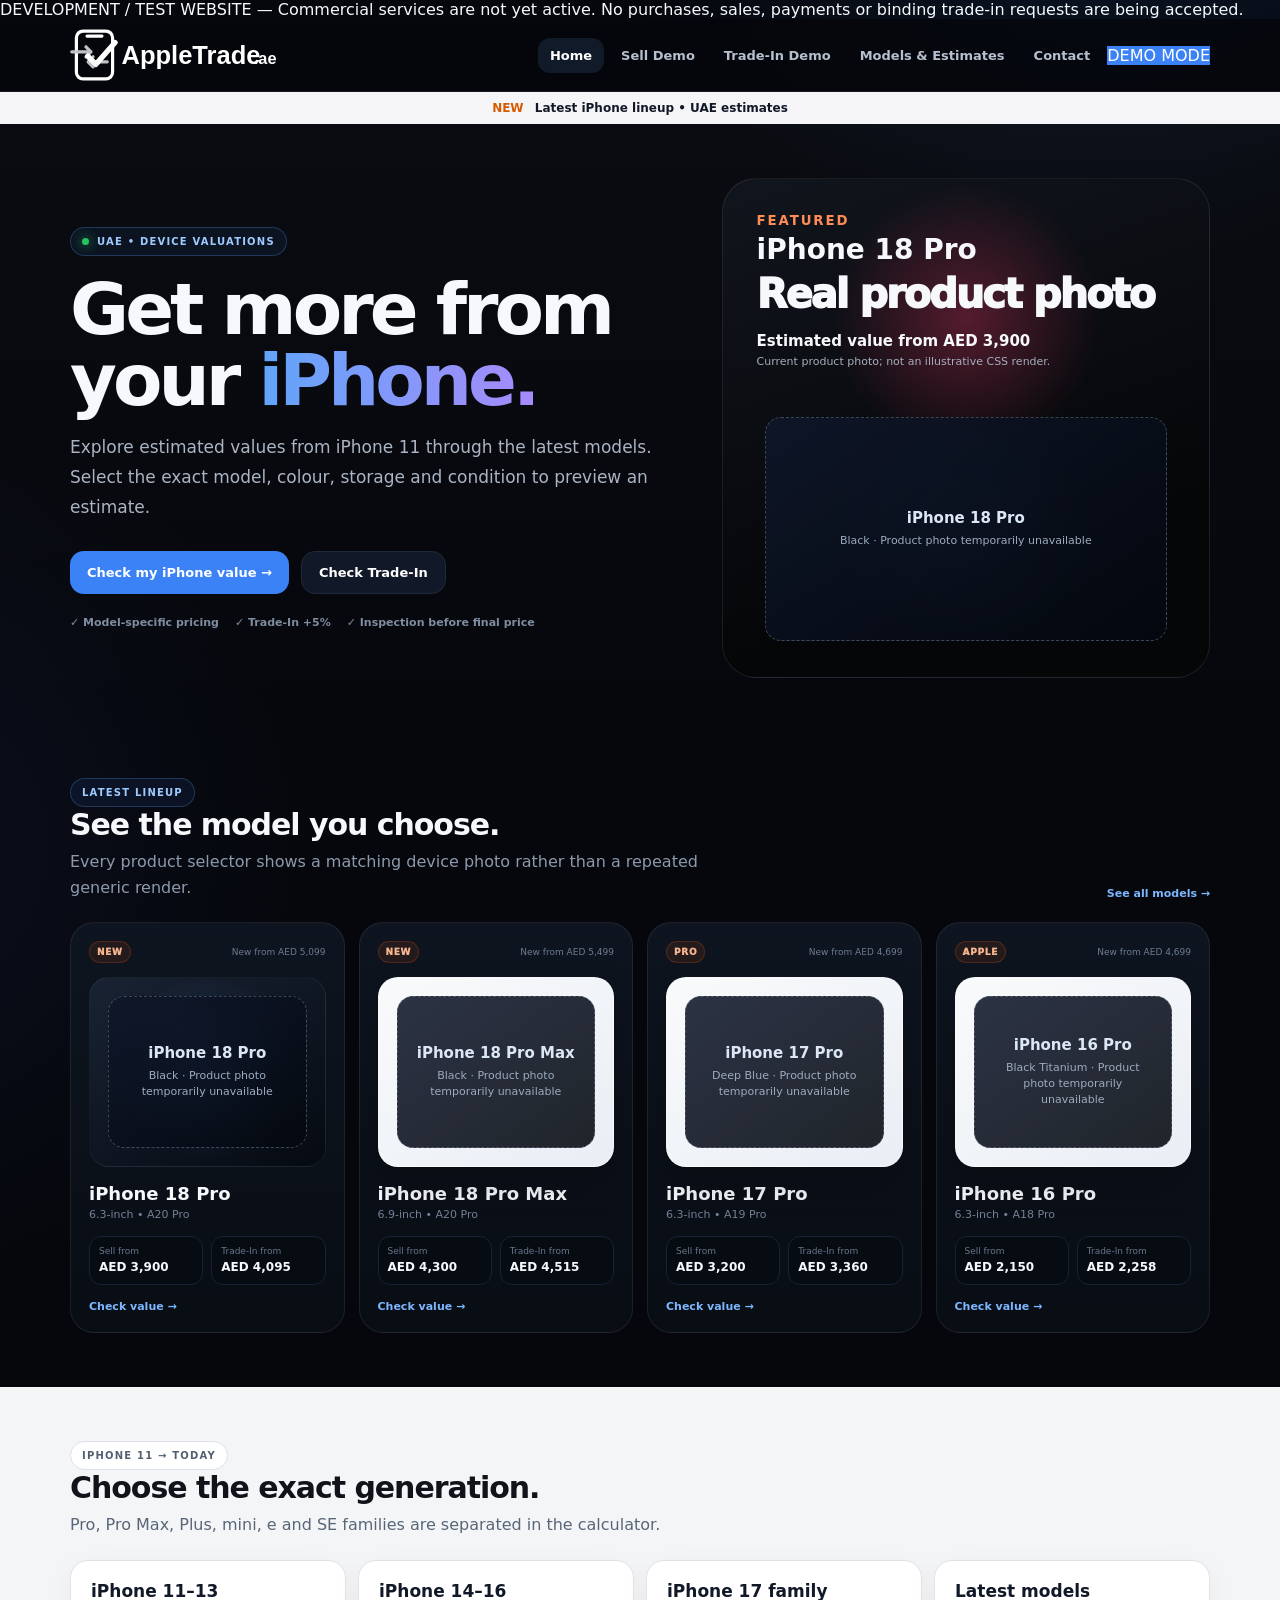
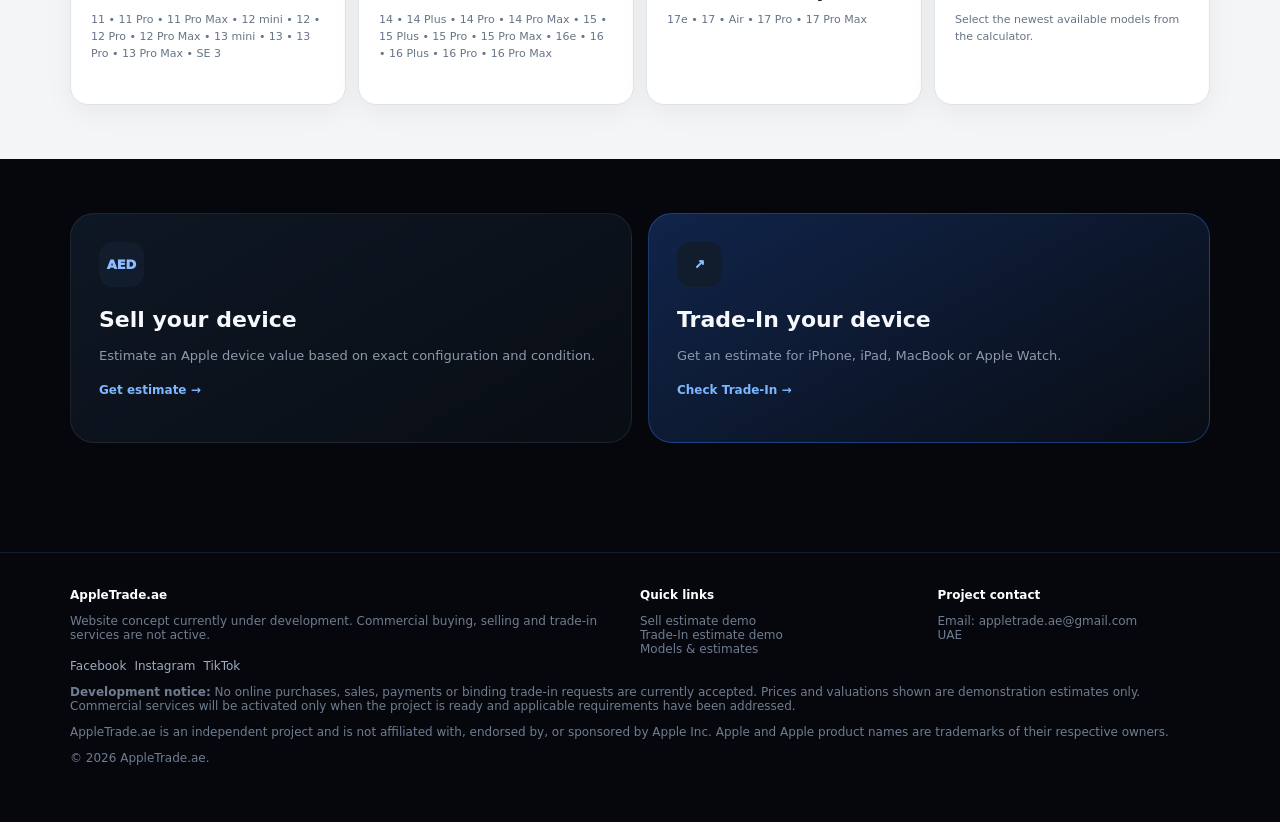
<file: index.html>
<!doctype html><html lang="en"><head><meta charset="utf-8"><meta name="viewport" content="width=device-width,initial-scale=1"><meta name="description" content="AppleTrade.ae UAE — Apple device valuations."><link rel="stylesheet" href="styles.css"><link rel="stylesheet" href="product-photos.css?v=20261006-3"><script src="data.js"></script><script src="common.js"></script><script src="product-images.js?v=20261006-3"></script></head><body><script>
function productPhoto(m,klass=''){return `<div class="home-product-photo ${klass}"><img data-id="${m.id}" src="" alt="${m.name} product photo" loading="eager"></div>`}
function latestCard(m,cta){const sell=m.base,trade=Math.round(m.base*1.05);return `<article class="latest-card"><div class="latest-top"><span class="new-badge">${m.badge||'APPLE'}</span><span class="retail">New from AED ${money(m.retail||0)}</span></div>${productPhoto(m,'card-photo')}<h3>${m.name}</h3><p>${m.display} • ${m.chip}</p><div class="price-row"><div><small>Sell from</small><b>AED ${money(sell)}</b></div><div><small>Trade-In from</small><b>AED ${money(trade)}</b></div></div><a class="card-link" href="sell.html?cat=iphone">${cta} →</a></article>`}
const heroM=CATALOG.iphone.models.find(x=>x.id==='18pro')||CATALOG.iphone.models[0];
shell('home','AppleTrade.ae — Apple Device Valuation',`<main><section class="top-banner"><div class="container"><span>NEW</span> Latest iPhone lineup • UAE estimates</div></section><section class="hero hero-modern"><div class="container hero-grid"><div class="hero-copy"><div class="eyebrow"><span class="dot"></span> UAE • DEVICE VALUATIONS</div><h1>Get more from your <em>iPhone.</em></h1><p class="lead">Explore estimated values from iPhone 11 through the latest models. Select the exact model, colour, storage and condition to preview an estimate.</p><div class="actions"><a class="btn btn-primary" href="sell.html?cat=iphone">Check my iPhone value →</a><a class="btn btn-secondary" href="trade.html?cat=iphone">Check Trade-In</a></div><div class="trust-row"><span>✓ Model-specific pricing</span><span>✓ Trade-In +5%</span><span>✓ Inspection before final price</span></div></div><div class="hero-product"><div class="hero-product-copy"><small>FEATURED</small><strong>${heroM.name}</strong><span>Real product photo</span><b>Estimated value from AED ${money(heroM.base)}</b><em>Current product photo; not an illustrative CSS render.</em></div>${productPhoto(heroM,'hero-photo')}</div></div></section><section class="section latest-section"><div class="container"><div class="section-head"><div><div class="eyebrow">LATEST LINEUP</div><h2>See the model you choose.</h2><p>Every product selector shows a matching device photo rather than a repeated generic render.</p></div><a class="text-link" href="devices.html">See all models →</a></div><div class="latest-grid">${latestCard(CATALOG.iphone.models[1],'Check value')}${latestCard(CATALOG.iphone.models[2],'Check value')}${latestCard(CATALOG.iphone.models[5],'Check value')}${latestCard(CATALOG.iphone.models[9],'Check value')}</div></div></section><section class="section light-section"><div class="container"><div class="section-head"><div><div class="eyebrow">IPHONE 11 → TODAY</div><h2>Choose the exact generation.</h2><p>Pro, Pro Max, Plus, mini, e and SE families are separated in the calculator.</p></div></div><div class="range-grid"><a href="sell.html?cat=iphone" class="range-card"><b>iPhone 11–13</b><span>11 • 11 Pro • 11 Pro Max • 12 mini • 12 • 12 Pro • 12 Pro Max • 13 mini • 13 • 13 Pro • 13 Pro Max • SE 3</span></a><a href="sell.html?cat=iphone" class="range-card"><b>iPhone 14–16</b><span>14 • 14 Plus • 14 Pro • 14 Pro Max • 15 • 15 Plus • 15 Pro • 15 Pro Max • 16e • 16 • 16 Plus • 16 Pro • 16 Pro Max</span></a><a href="sell.html?cat=iphone" class="range-card"><b>iPhone 17 family</b><span>17e • 17 • Air • 17 Pro • 17 Pro Max</span></a><a href="sell.html?cat=iphone" class="range-card"><b>Latest models</b><span>Select the newest available models from the calculator.</span></a></div></div></section><section class="section"><div class="container"><div class="grid2"><a class="service-card" href="sell.html"><div class="service-icon">AED</div><h3>Sell your device</h3><p>Estimate an Apple device value based on exact configuration and condition.</p><span>Get estimate →</span></a><a class="service-card featured" href="trade.html"><div class="service-icon">↗</div><h3>Trade-In your device</h3><p>Get an estimate for iPhone, iPad, MacBook or Apple Watch.</p><span>Check Trade-In →</span></a></div></div></section></main>`);
document.querySelectorAll('.home-product-photo img').forEach(img=>{const model=CATALOG.iphone.models.find(x=>x.id===img.dataset.id);setProductImage(img,model,'iphone',model?.colors?.[0]||'')});
</script></body></html>
</file>
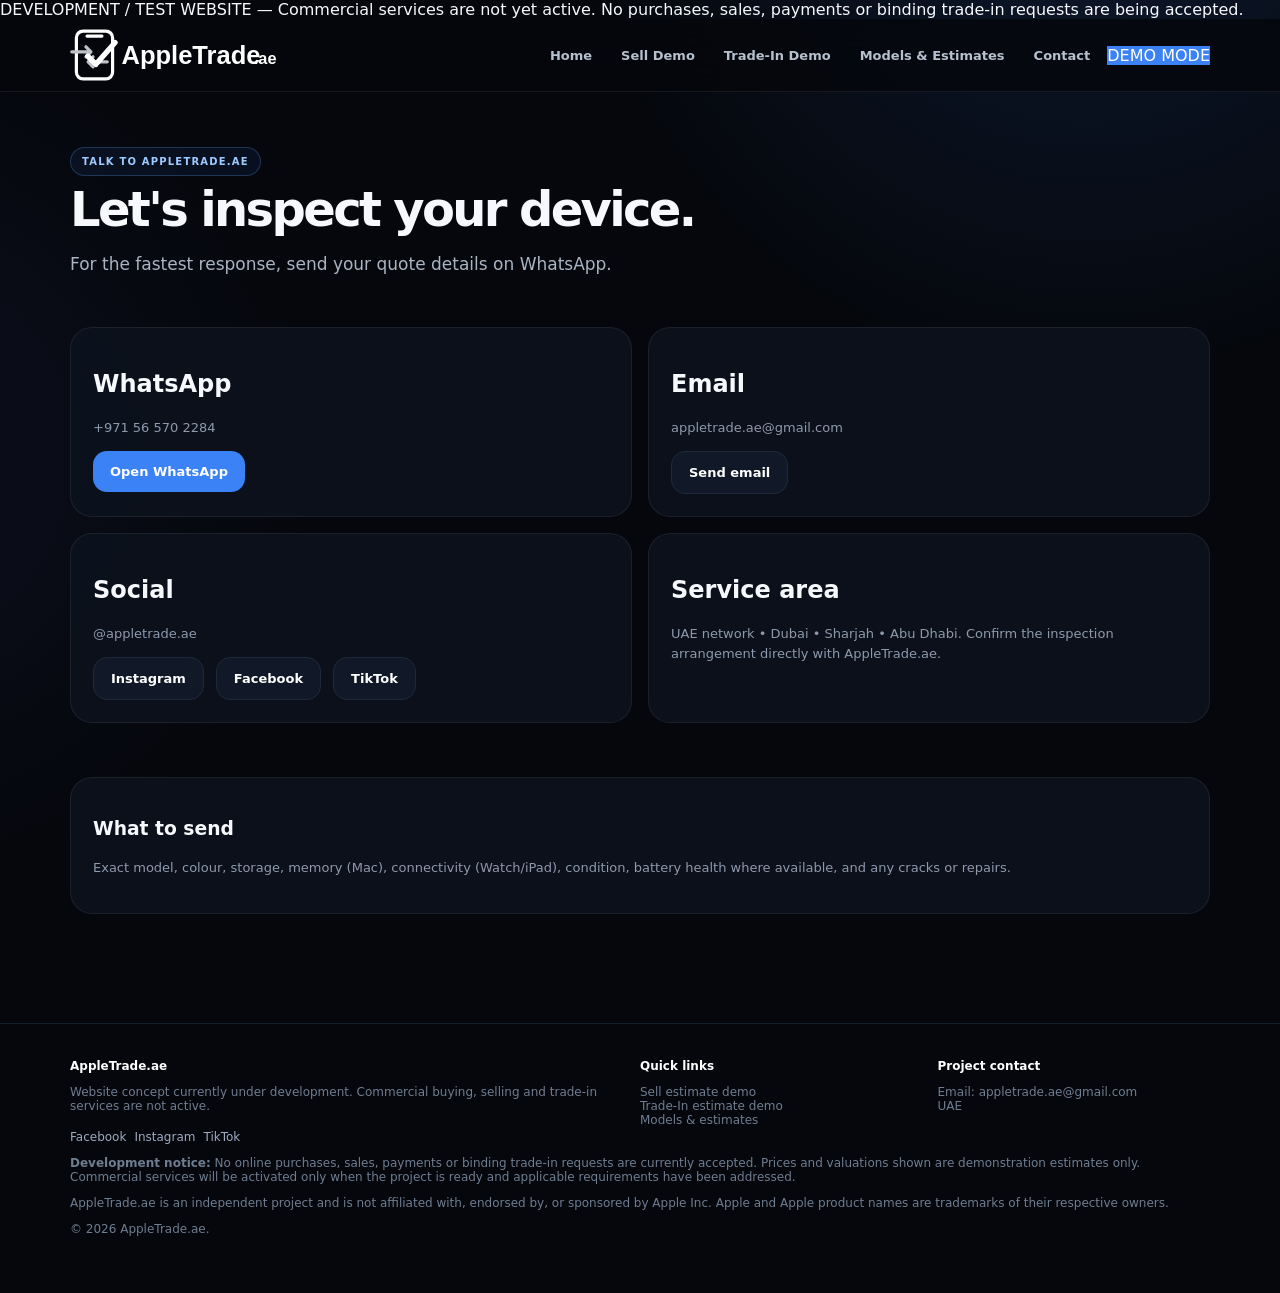
<file: contact.html>
<!doctype html><html lang="en"><head><meta charset="utf-8"><meta name="viewport" content="width=device-width,initial-scale=1"><link rel="stylesheet" href="styles.css"><script src="data.js"></script><script src="common.js"></script></head><body><script>
shell('contact','AppleTrade.ae — Contact',`<main class="container"><section class="page-title"><div class="eyebrow">Talk to AppleTrade.ae</div><h1>Let's inspect your device.</h1><p class="lead">For the fastest response, send your quote details on WhatsApp.</p></section><div class="grid2"><div class="card"><h2>WhatsApp</h2><p class="muted">+971 56 570 2284</p><a class="btn btn-primary" href="https://wa.me/${WA_NUMBER}" target="_blank">Open WhatsApp</a></div><div class="card"><h2>Email</h2><p class="muted">${EMAIL}</p><a class="btn btn-secondary" href="mailto:${EMAIL}">Send email</a></div><div class="card"><h2>Social</h2><p class="muted">@${SOCIAL_HANDLE}</p><div class="actions" style="margin-top:12px"><a class="btn btn-secondary" href="https://www.instagram.com/${SOCIAL_HANDLE}" target="_blank">Instagram</a><a class="btn btn-secondary" href="https://www.facebook.com/${SOCIAL_HANDLE}" target="_blank">Facebook</a><a class="btn btn-secondary" href="https://www.tiktok.com/@${SOCIAL_HANDLE}" target="_blank">TikTok</a></div></div><div class="card"><h2>Service area</h2><p class="muted">UAE network • Dubai • Sharjah • Abu Dhabi. Confirm the inspection arrangement directly with AppleTrade.ae.</p></div></div><section class="section"><div class="card"><h3>What to send</h3><p class="muted">Exact model, colour, storage, memory (Mac), connectivity (Watch/iPad), condition, battery health where available, and any cracks or repairs.</p></div></section></main>`);
</script></body></html>
</file>
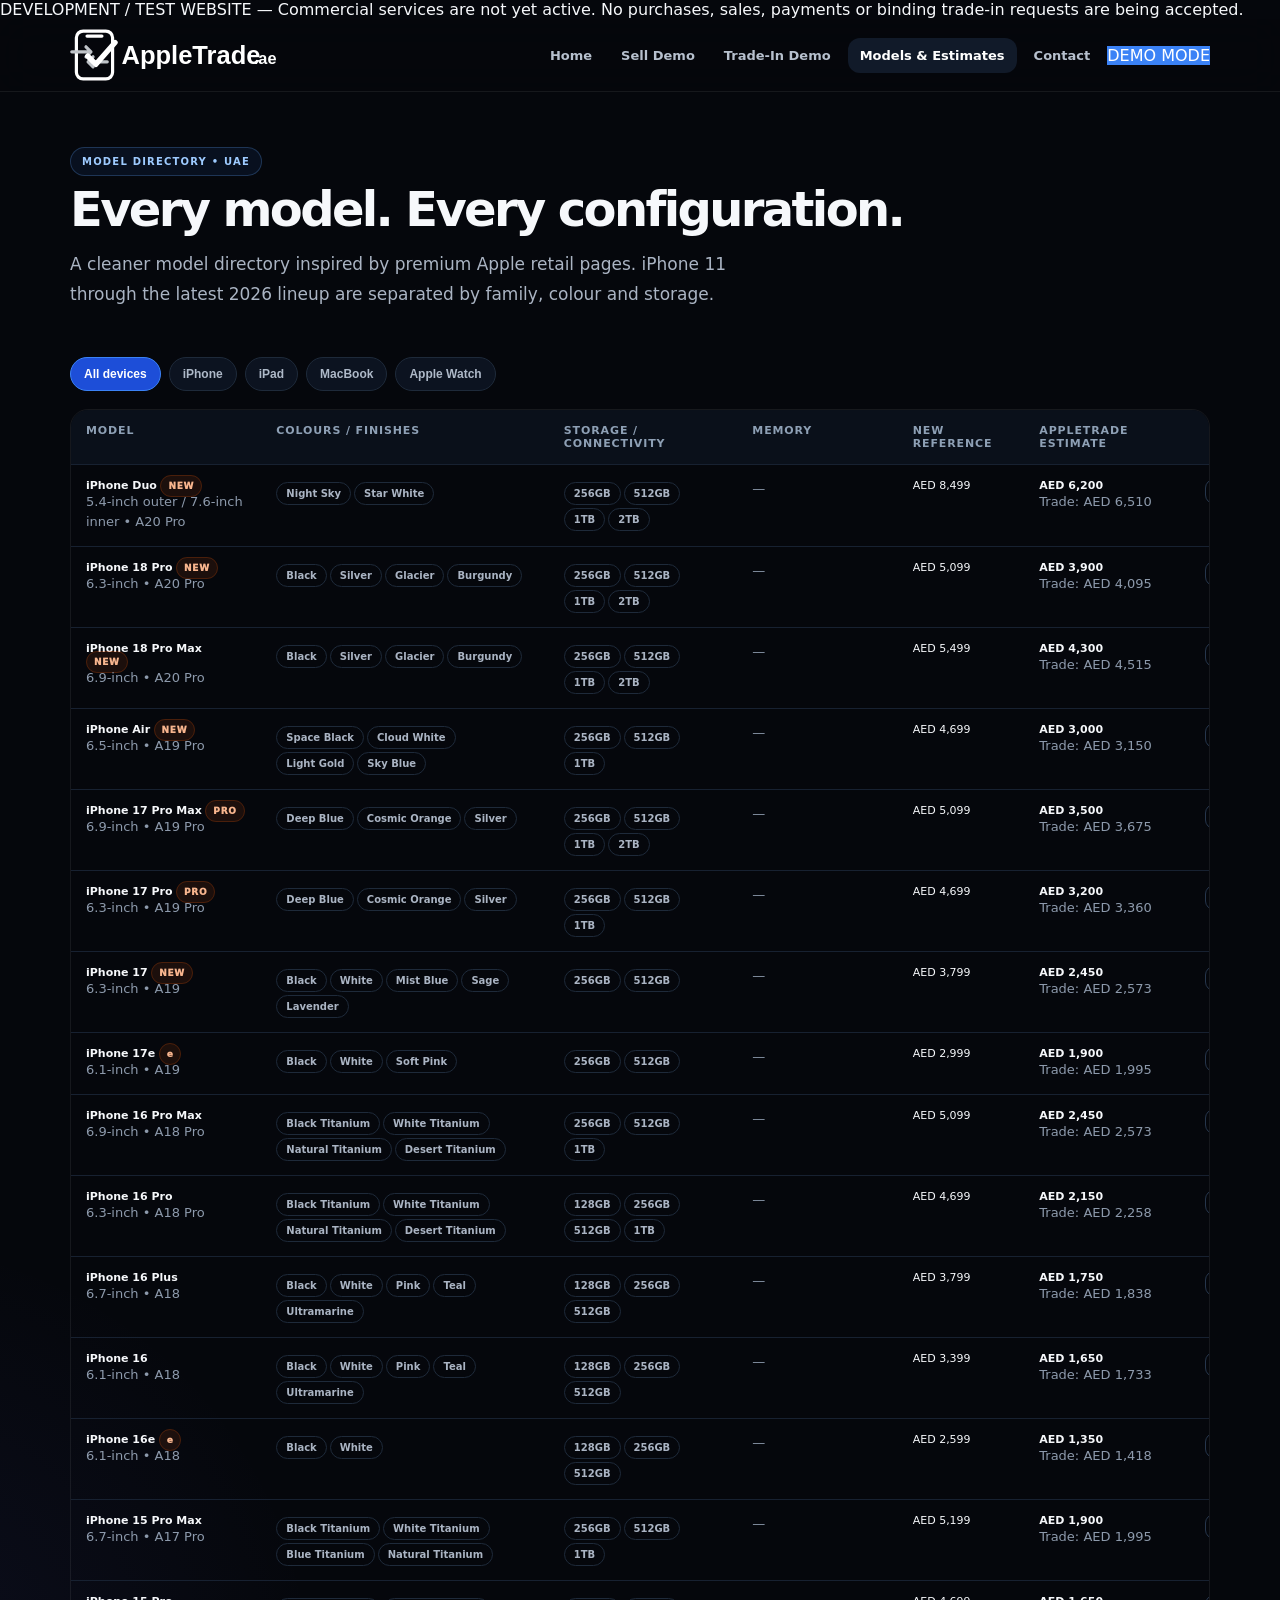
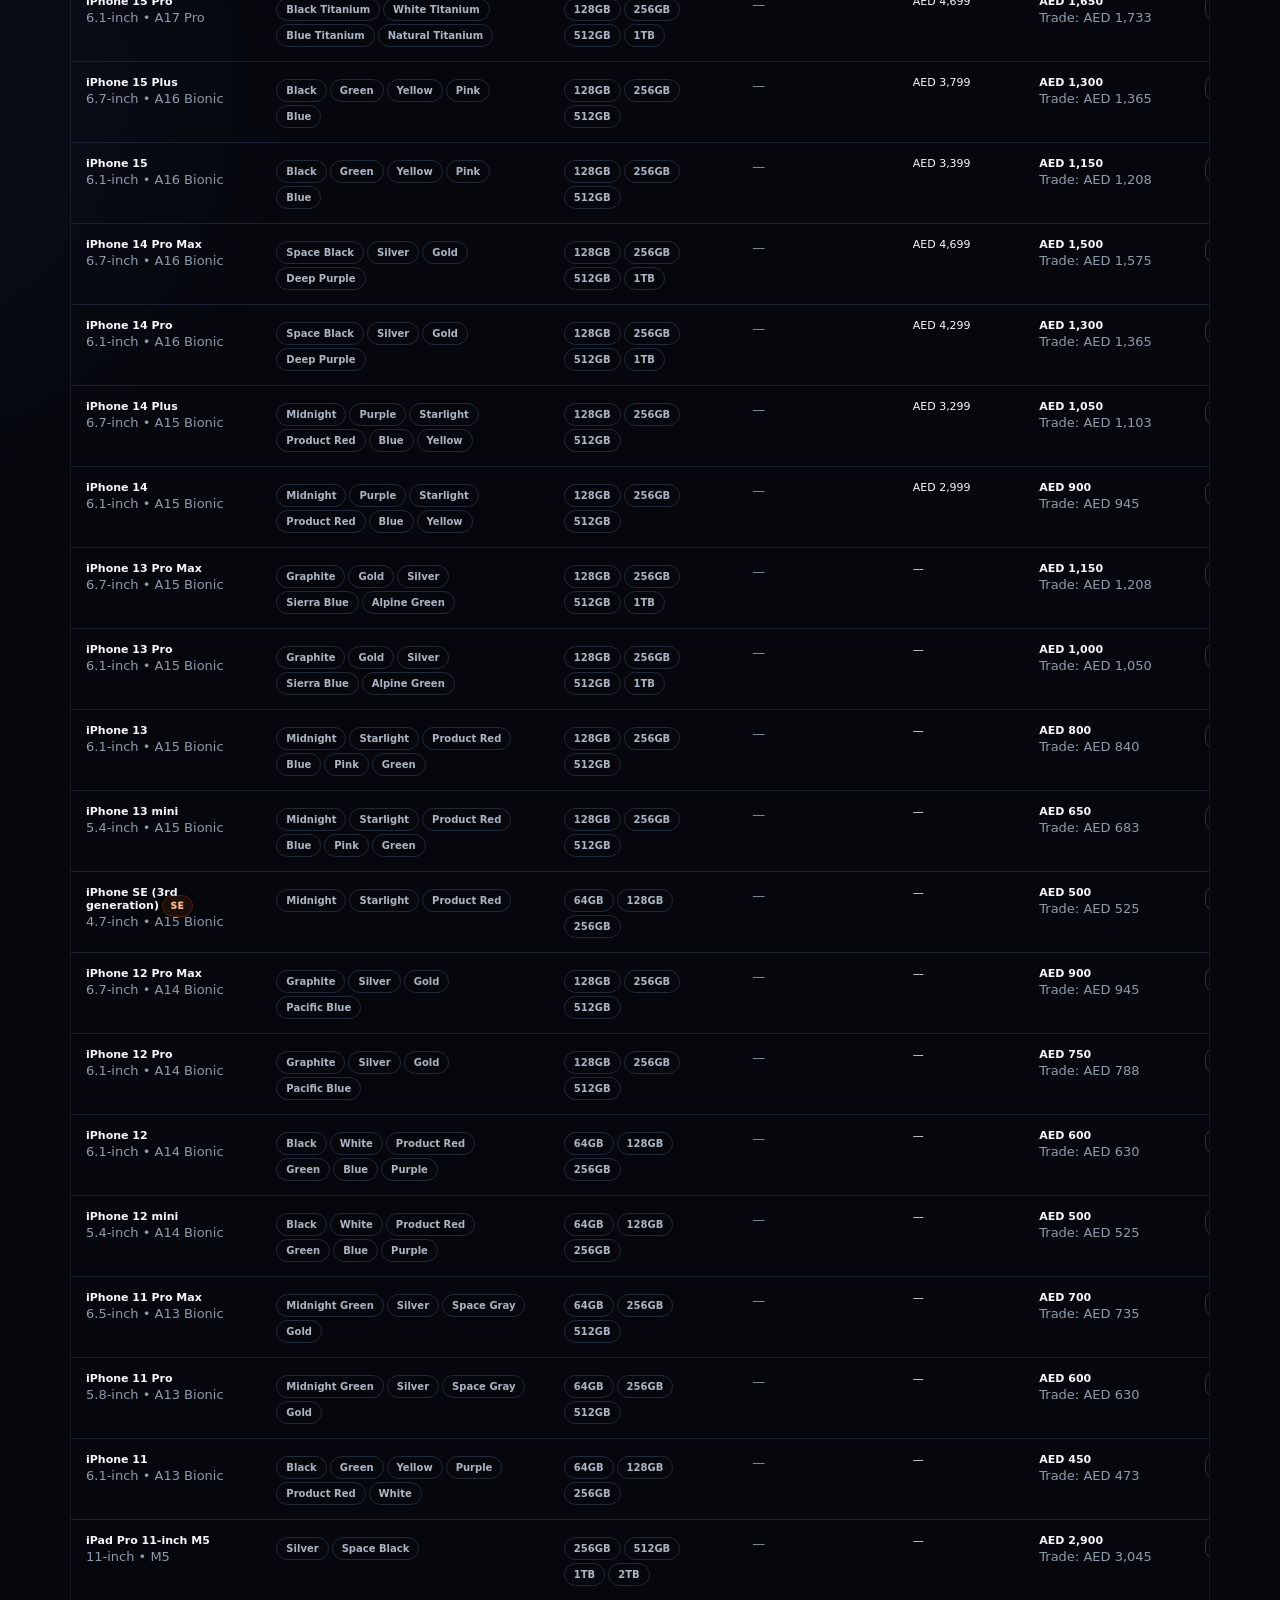
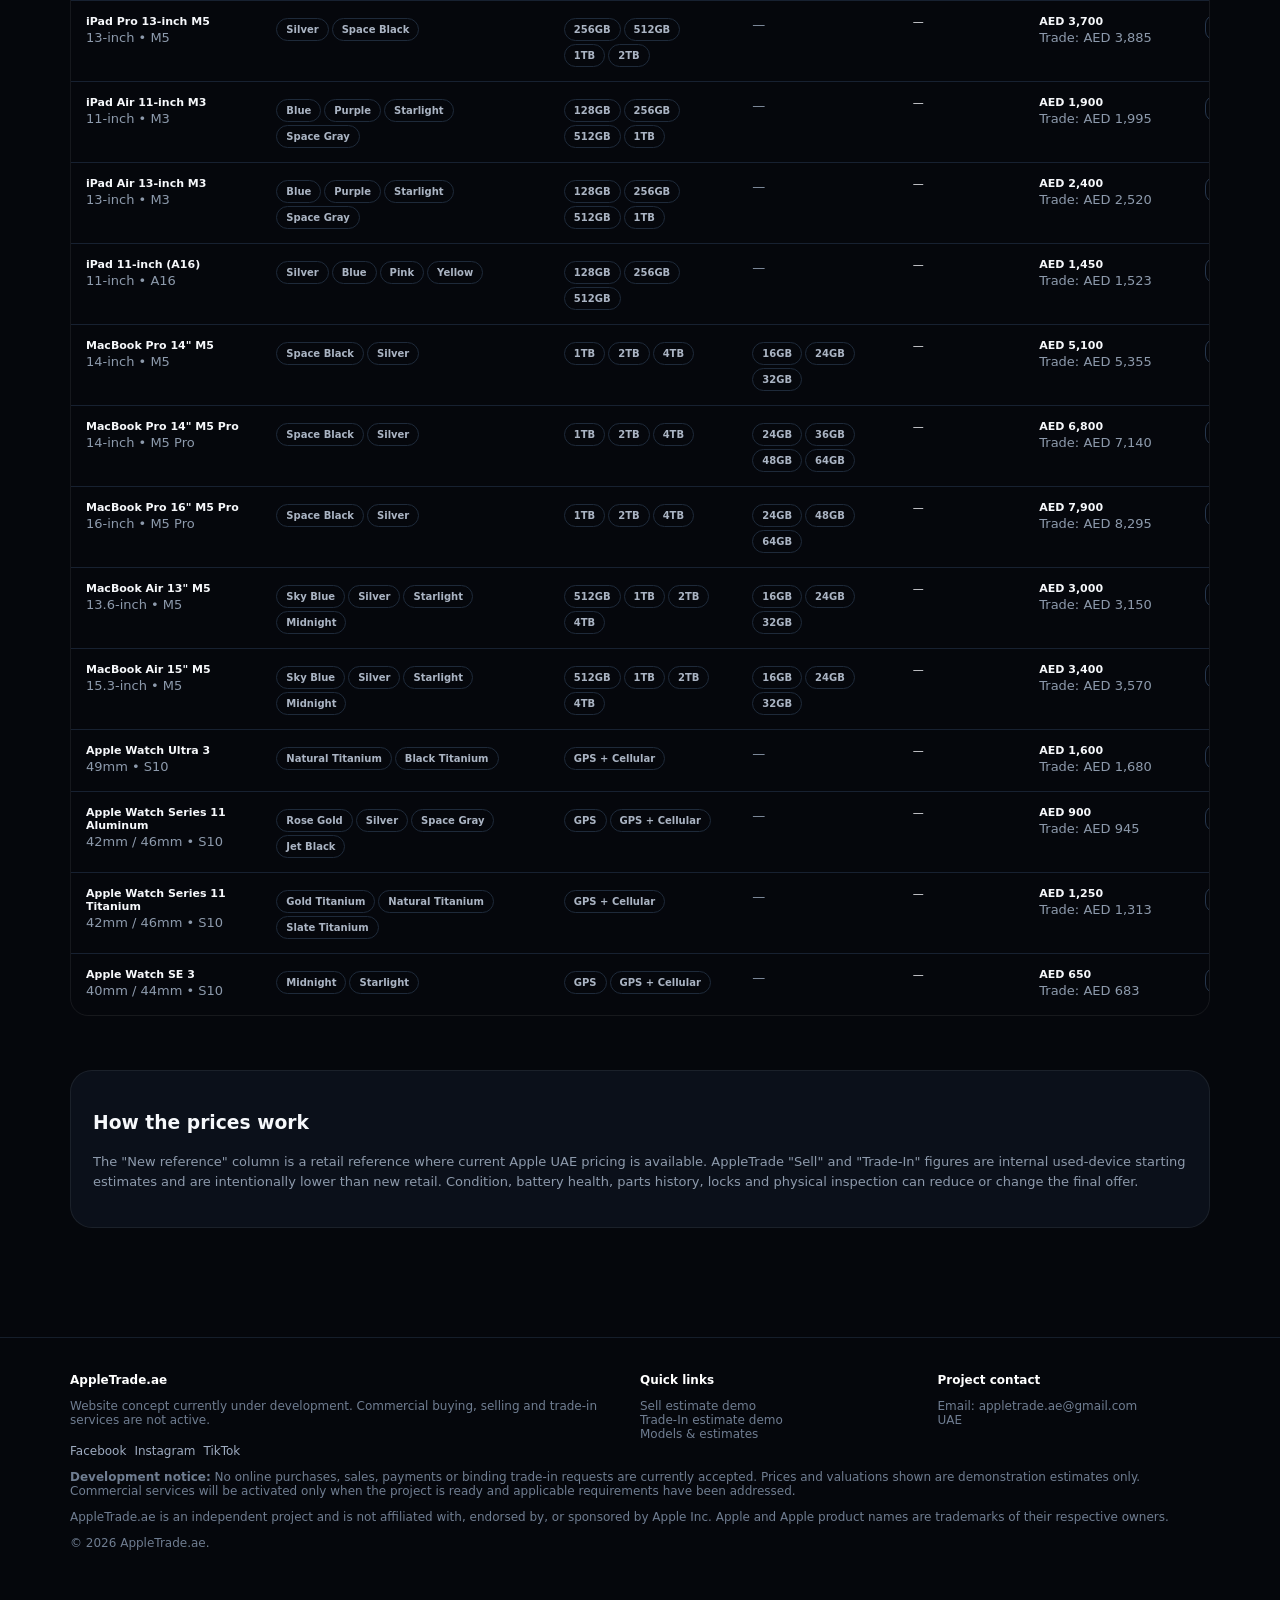
<file: devices.html>
<!doctype html><html lang="en"><head><meta charset="utf-8"><meta name="viewport" content="width=device-width,initial-scale=1"><link rel="stylesheet" href="styles.css"><script src="data.js"></script><script src="common.js"></script></head><body><script>
let current='all';
function retailLabel(m){return m.retail?`AED ${money(m.retail)}`:'—'}
function renderDevices(){const models=current==='all'?allModels():CATALOG[current].models.map(m=>({...m,category:current}));document.getElementById('deviceTable').innerHTML=models.map(m=>{const sell=m.base,trade=Math.round(m.base*1.05);return `<tr><td><strong>${m.name}</strong>${m.badge?` <span class="mini-badge">${m.badge}</span>`:''}<br><span class="muted">${m.display} • ${m.chip}</span></td><td>${m.colors.map(c=>`<span class="pill">${c}</span>`).join('')}</td><td>${m.storage.map(s=>`<span class="pill">${s}</span>`).join('')}</td><td>${m.memory?m.memory.map(x=>`<span class="pill">${x}</span>`).join(''):'<span class="muted">—</span>'}</td><td>${m.retail?`AED ${money(m.retail)}`:'—'}</td><td><strong>AED ${money(sell)}</strong><br><span class="muted">Trade: AED ${money(trade)}</span></td><td><a class="small-btn" href="sell.html?cat=${m.category}">Value</a></td></tr>`}).join('')}
function setFilter(cat,btn){current=cat;document.querySelectorAll('.filter').forEach(x=>x.classList.remove('active'));btn.classList.add('active');renderDevices()}
shell('devices','AppleTrade.ae — All Apple Models & Prices',`<main class="container"><section class="page-title"><div class="eyebrow">MODEL DIRECTORY • UAE</div><h1>Every model. Every configuration.</h1><p class="lead">A cleaner model directory inspired by premium Apple retail pages. iPhone 11 through the latest 2026 lineup are separated by family, colour and storage.</p></section><div class="filters"><button class="filter active" onclick="setFilter('all',this)">All devices</button><button class="filter" onclick="setFilter('iphone',this)">iPhone</button><button class="filter" onclick="setFilter('ipad',this)">iPad</button><button class="filter" onclick="setFilter('macbook',this)">MacBook</button><button class="filter" onclick="setFilter('watch',this)">Apple Watch</button></div><div class="table-wrap"><table class="table wide-table"><thead><tr><th>Model</th><th>Colours / finishes</th><th>Storage / connectivity</th><th>Memory</th><th>New reference</th><th>AppleTrade estimate</th><th></th></tr></thead><tbody id="deviceTable"></tbody></table></div><section class="section"><div class="card"><h3>How the prices work</h3><p class="muted">The "New reference" column is a retail reference where current Apple UAE pricing is available. AppleTrade "Sell" and "Trade-In" figures are internal used-device starting estimates and are intentionally lower than new retail. Condition, battery health, parts history, locks and physical inspection can reduce or change the final offer.</p></div></section></main>`);renderDevices();
</script></body></html>
</file>
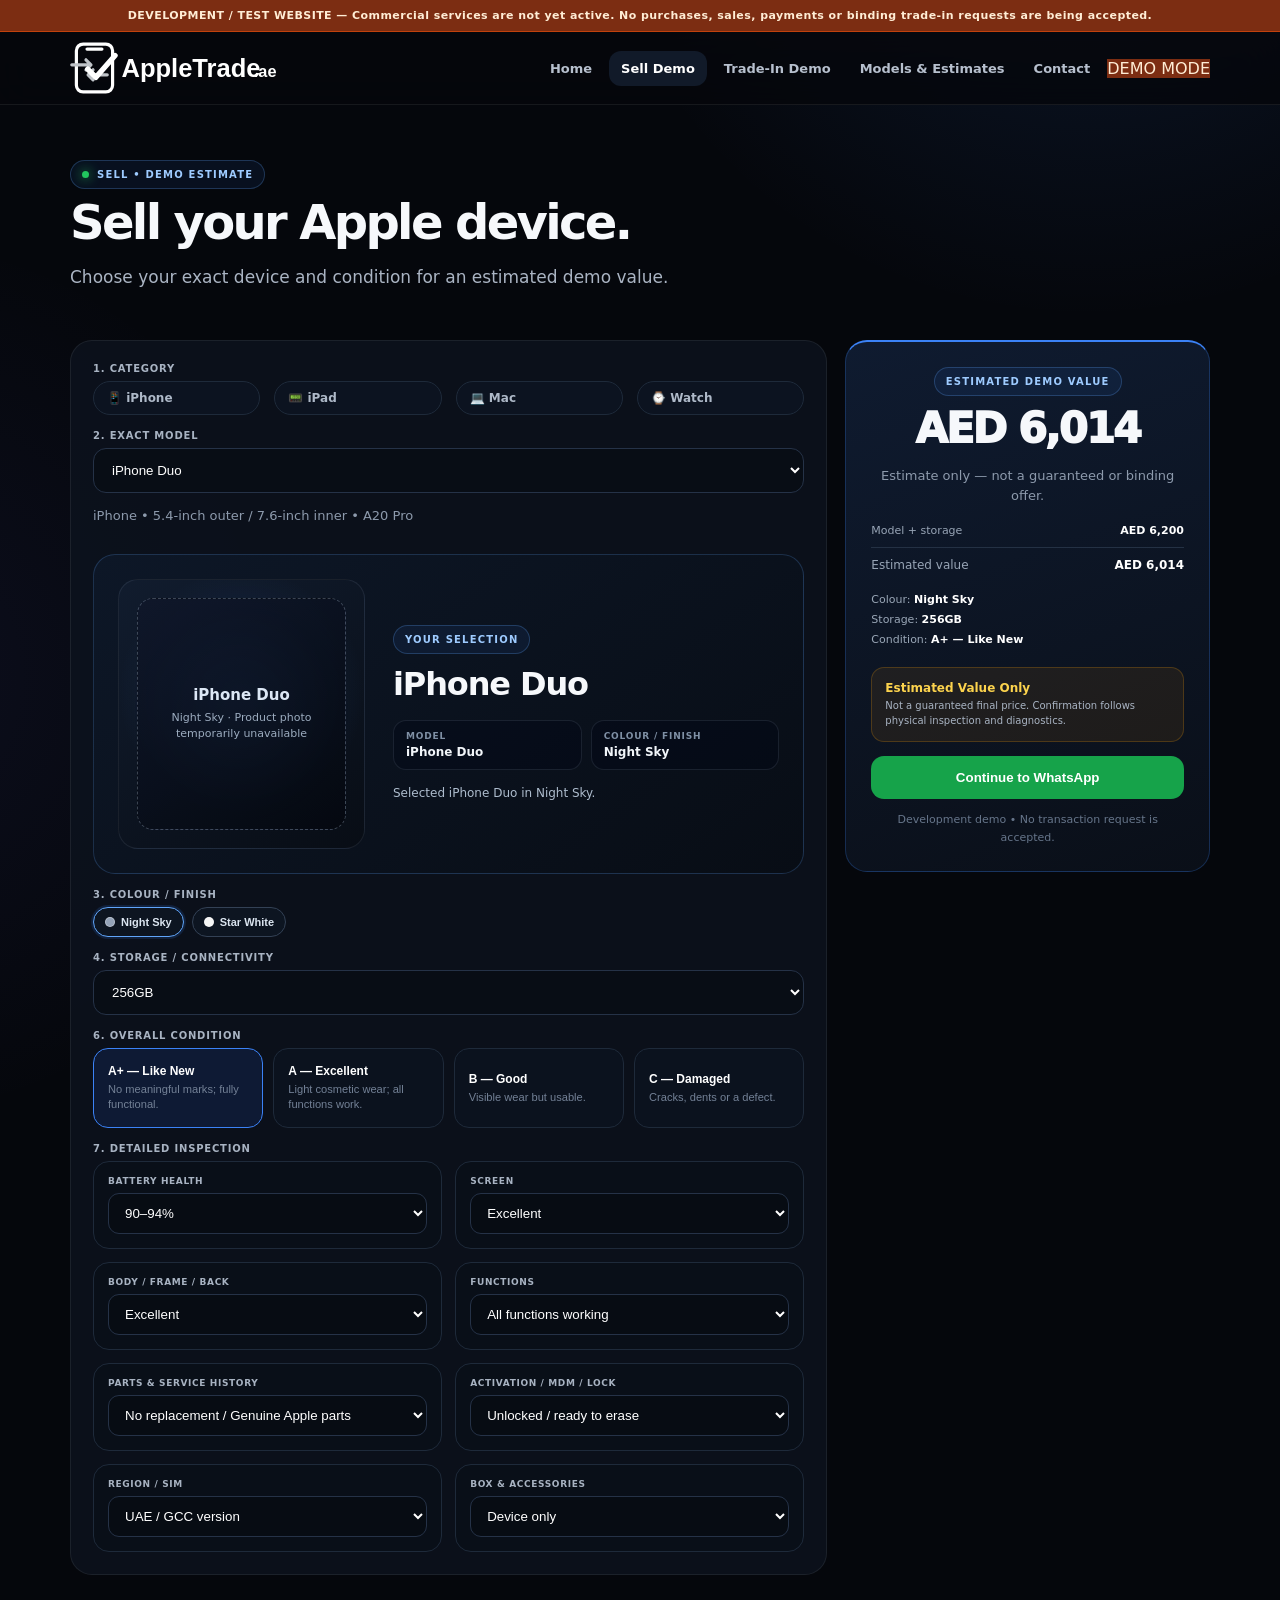
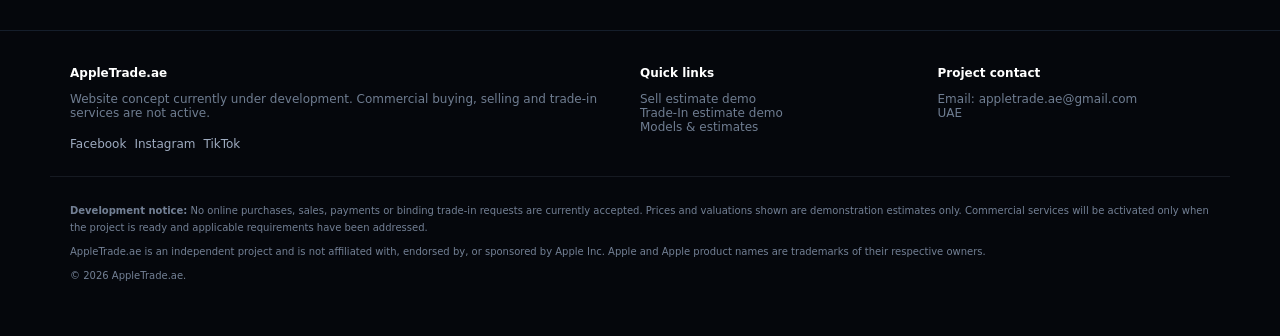
<file: sell.html>
<!doctype html><html lang="en"><head><meta charset="utf-8"><meta name="viewport" content="width=device-width,initial-scale=1"><link rel="stylesheet" href="styles.css"><script src="data.js"></script><script src="common.js"></script><script src="product-images.js?v=20261006-3"></script></head><body><script>
const mode='sell'; let cat='iphone', pickedColor='', pickedCondition='a+', quoteRejected=false;
const INSPECTION={battery:[{id:'b95',name:'95–100%',factor:1},{id:'b90',name:'90–94%',factor:.97},{id:'b85',name:'85–89%',factor:.93},{id:'b80',name:'80–84%',factor:.88},{id:'b79',name:'Below 80%',factor:.78}],screen:[{id:'s0',name:'Excellent',factor:1},{id:'s1',name:'Light scratches',factor:.97},{id:'s2',name:'Heavy scratches',factor:.88},{id:'s3',name:'Cracked / damaged',factor:.70}],body:[{id:'body0',name:'Excellent',factor:1},{id:'body1',name:'Light wear',factor:.97},{id:'body2',name:'Dents / heavy wear',factor:.88},{id:'body3',name:'Major damage',factor:.72}],functions:[{id:'f0',name:'All functions working',factor:1},{id:'f1',name:'Minor issue',factor:.90},{id:'f2',name:'Major function fault',factor:.70}],parts:[{id:'p0',name:'No replacement / Genuine Apple parts',factor:1},{id:'p1',name:'Genuine replacement part',factor:.95},{id:'p2',name:'Unknown / non-genuine part',factor:.84},{id:'p3',name:'Parts warning / unfinished repair',factor:.70}],lock:[{id:'l0',name:'Unlocked / ready to erase',factor:1},{id:'l1',name:'Carrier locked',factor:.96},{id:'l2',name:'Activation Lock / MDM / owner lock',factor:0}],region:[{id:'r0',name:'UAE / GCC version',factor:1},{id:'r1',name:'International version',factor:.98},{id:'r2',name:'US / eSIM-only or region-specific',factor:.96}],accessories:[{id:'a0',name:'Device only',bonus:0},{id:'a1',name:'Box + cable',bonus:25},{id:'a2',name:'Box + original cable + charger',bonus:50}]};
function optionList(id,a,s){document.getElementById(id).innerHTML=a.map(x=>`<option value="${x.id}" ${x.id===s?'selected':''}>${x.name}</option>`).join('')}function selectedModel(){return CATALOG[cat].models[Number(document.getElementById('model').value)]}function colorHex(c){let x=c.toLowerCase();if(x.includes('black'))return'#111827';if(x.includes('white'))return'#f5f5f5';if(x.includes('silver'))return'#d1d5db';if(x.includes('blue')||x.includes('glacier'))return'#8fb8df';if(x.includes('pink')||x.includes('rose'))return'#e9a9b9';if(x.includes('gold'))return'#d7b46a';if(x.includes('purple')||x.includes('lavender'))return'#a78bfa';if(x.includes('green')||x.includes('sage'))return'#94a884';if(x.includes('orange'))return'#f97316';if(x.includes('burgundy'))return'#7f1d3a';return'#94a3b8'}
function buildForm(){document.getElementById('model').innerHTML=CATALOG[cat].models.map((m,i)=>`<option value="${i}">${m.name}</option>`).join('');optionList('battery',INSPECTION.battery,'b90');optionList('screen',INSPECTION.screen,'s0');optionList('body',INSPECTION.body,'body0');optionList('functions',INSPECTION.functions,'f0');optionList('parts',INSPECTION.parts,'p0');optionList('lock',INSPECTION.lock,'l0');optionList('region',INSPECTION.region,'r0');optionList('accessories',INSPECTION.accessories,'a0');updateModel()}
function updateModel(){let m=selectedModel();document.getElementById('display').textContent=m.display;document.getElementById('chip').textContent=m.chip;document.getElementById('colors').innerHTML=m.colors.map((c,i)=>`<button class="color ${i?'':'active'}" onclick="pickColor('${c}',this)"><span class="color-dot" style="background:${colorHex(c)}"></span>${c}</button>`).join('');document.getElementById('storage').innerHTML=m.storage.map((s,i)=>`<option value="${i}">${s}</option>`).join('');let w=document.getElementById('memoryWrap');if(m.memory){w.style.display='block';document.getElementById('memory').innerHTML=m.memory.map(s=>`<option>${s}</option>`).join('')}else w.style.display='none';pickedColor=m.colors[0];document.getElementById('chosenColor').textContent=pickedColor;calculate();if(window.refreshProductPreview)setTimeout(window.refreshProductPreview,0)}
function pickColor(c,b){pickedColor=c;document.querySelectorAll('.color').forEach(x=>x.classList.remove('active'));b.classList.add('active');document.getElementById('chosenColor').textContent=c;calculate();if(window.refreshProductPreview)setTimeout(window.refreshProductPreview,0)}function pickCondition(id,b){pickedCondition=id;document.querySelectorAll('.condition').forEach(x=>x.classList.remove('active'));b.classList.add('active');calculate()}function val(id,a){return a.find(x=>x.id===document.getElementById(id).value)||a[0]}
function calculate(){let m=selectedModel(),idx=Number(document.getElementById('storage').value)||0,cond=CONDITIONS.find(x=>x.id===pickedCondition)||CONDITIONS[0],base=m.base+(idx===0?0:idx===1?140:idx===2?320:520),battery=val('battery',INSPECTION.battery),screen=val('screen',INSPECTION.screen),body=val('body',INSPECTION.body),fn=val('functions',INSPECTION.functions),parts=val('parts',INSPECTION.parts),lock=val('lock',INSPECTION.lock),region=val('region',INSPECTION.region),acc=val('accessories',INSPECTION.accessories);quoteRejected=lock.factor===0;let price=Math.max(0,Math.round(base*cond.factor*battery.factor*screen.factor*body.factor*fn.factor*parts.factor*lock.factor*region.factor+acc.bonus));document.getElementById('price').textContent=quoteRejected?'—':money(price);document.getElementById('chosenStorage').textContent=m.storage[idx];document.getElementById('chosenCondition').textContent=cond.name;document.getElementById('breakdown').innerHTML=quoteRejected?'<div class="reject">❌ Activation Lock / MDM / owner lock must be removed first.</div>':`<div class="breakdown-row"><span>Model + storage</span><b>AED ${money(base)}</b></div><div class="breakdown-row total"><span>Estimated value</span><b>AED ${money(price)}</b></div>`}
function initCalc(){let p=new URLSearchParams(location.search);cat=CATALOG[p.get('cat')]?p.get('cat'):'iphone';document.getElementById('catName').textContent=CATALOG[cat].label;buildForm();['battery','screen','body','functions','parts','lock','region','accessories'].forEach(id=>document.getElementById(id).addEventListener('change',calculate))}
shell('sell','AppleTrade.ae — Sell Your Device',`<main class="container"><section class="page-title"><div class="eyebrow"><span class="dot"></span> SELL • DEMO ESTIMATE</div><h1>Sell your Apple device.</h1><p class="lead">Choose your exact device and condition for an estimated demo value.</p></section><div class="calc"><div class="card"><div class="form"><div class="field"><label>1. Category</label><div class="grid4"><a class="filter" href="sell.html?cat=iphone">📱 iPhone</a><a class="filter" href="sell.html?cat=ipad">📟 iPad</a><a class="filter" href="sell.html?cat=macbook">💻 Mac</a><a class="filter" href="sell.html?cat=watch">⌚ Watch</a></div></div><div class="field"><label>2. Exact model</label><select id="model" class="select" onchange="updateModel()"></select><p class="muted"><span id="catName"></span> • <span id="display"></span> • <span id="chip"></span></p></div><div class="field"><label>3. Colour / finish</label><div id="colors" class="color-row"></div></div><div class="field"><label>4. Storage / connectivity</label><select id="storage" class="select" onchange="calculate()"></select></div><div class="field" id="memoryWrap" style="display:none"><label>5. Unified memory</label><select id="memory" class="select" onchange="calculate()"></select></div><div class="field"><label>6. Overall condition</label><div class="condition-grid">${CONDITIONS.map((c,i)=>`<button class="condition ${i?'':'active'}" onclick="pickCondition('${c.id}',this)"><b>${c.name}</b><small>${c.desc}</small></button>`).join('')}</div></div><div class="field"><label>7. Detailed inspection</label><div class="inspection-grid">${[['battery','Battery health'],['screen','Screen'],['body','Body / frame / back'],['functions','Functions'],['parts','Parts & service history'],['lock','Activation / MDM / lock'],['region','Region / SIM'],['accessories','Box & accessories']].map(x=>`<div class="check-group"><label>${x[1]}</label><select id="${x[0]}"></select></div>`).join('')}</div></div></div></div><aside class="quote"><div class="eyebrow">Estimated demo value</div><div class="amount">AED <span id="price">0</span></div><p class="muted">Estimate only — not a guaranteed or binding offer.</p><div class="breakdown" id="breakdown"></div><div style="text-align:left;margin:18px 0;font-size:11px;color:#9aa7b7;line-height:1.8">Colour: <b id="chosenColor" style="color:#fff"></b><br>Storage: <b id="chosenStorage" style="color:#fff"></b><br>Condition: <b id="chosenCondition" style="color:#fff"></b></div><button class="whatsapp" onclick="sendQuote()">Review Estimate Notice • Demo Only</button><div class="notice">Development demo • No transaction request is accepted.</div></aside></div></main>`);initCalc();
</script><script src="enhancements.js?v=20261006-3"></script></body></html>
</file>
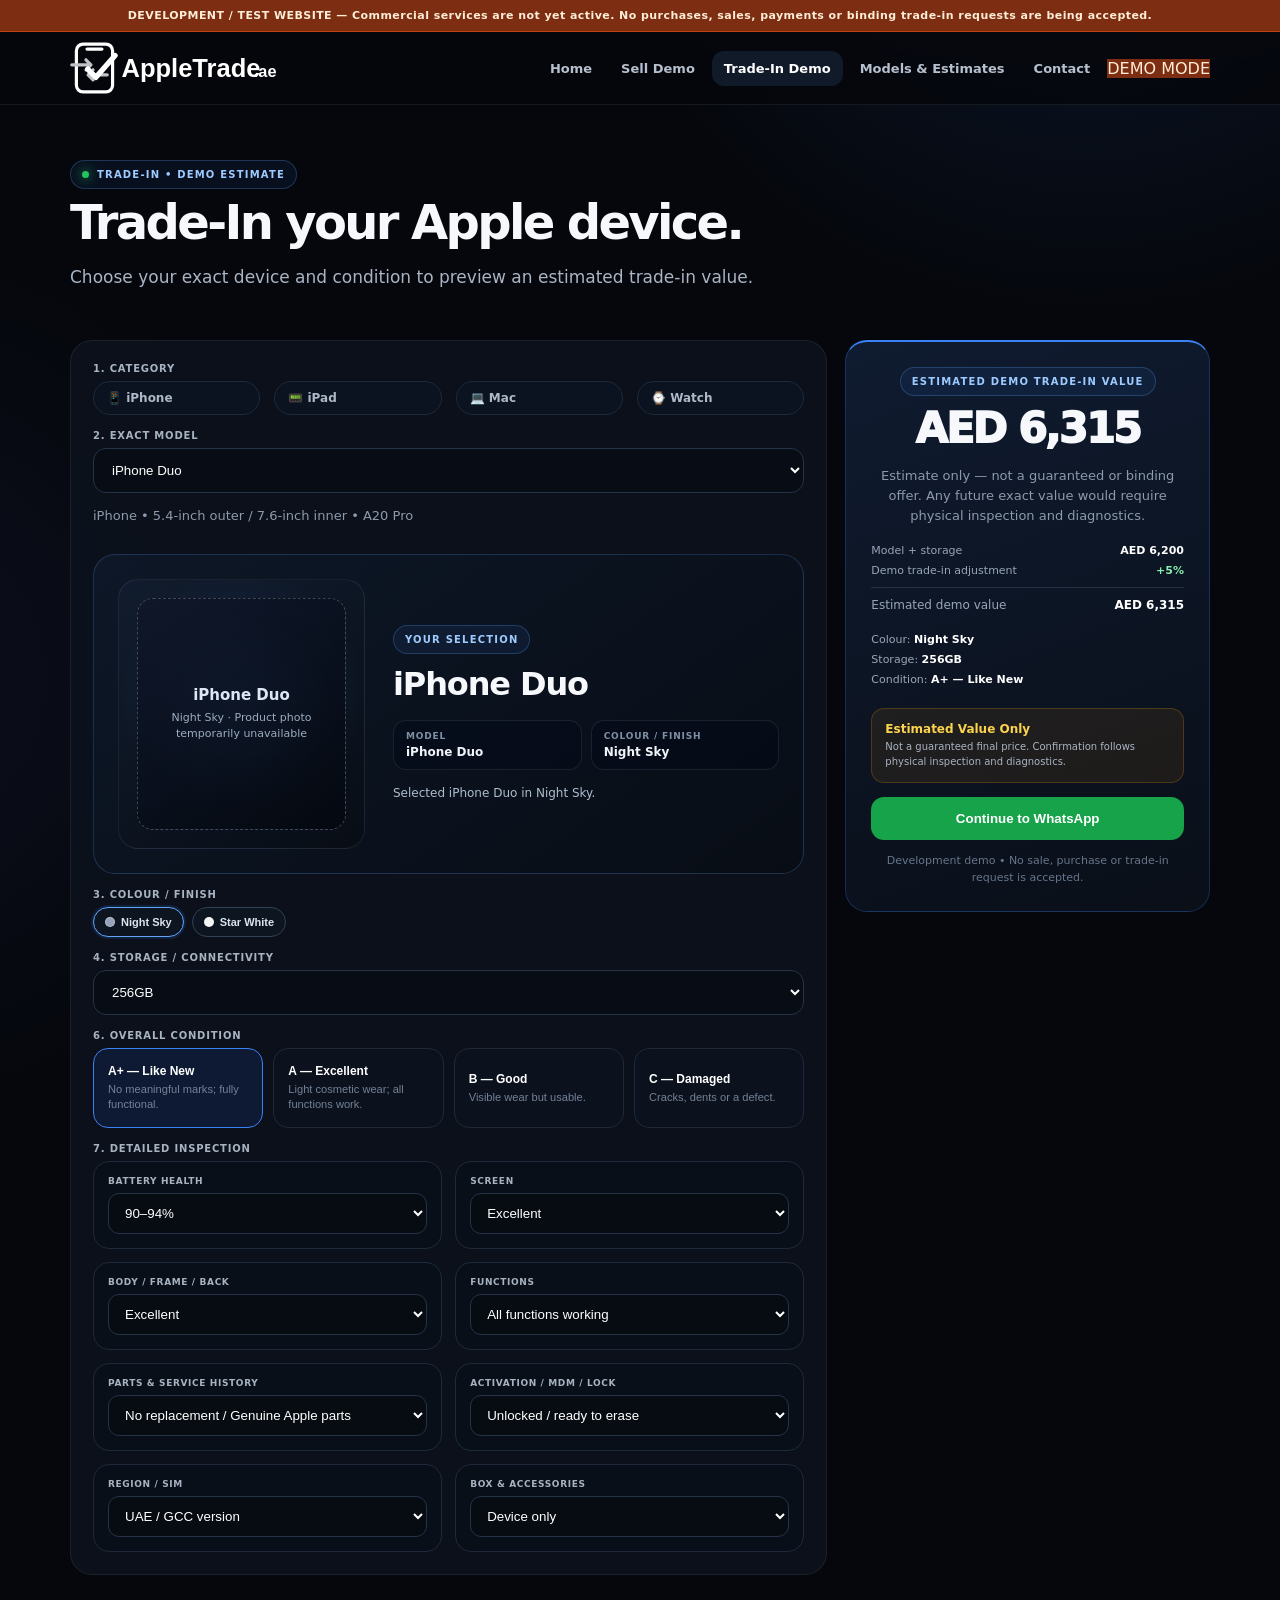
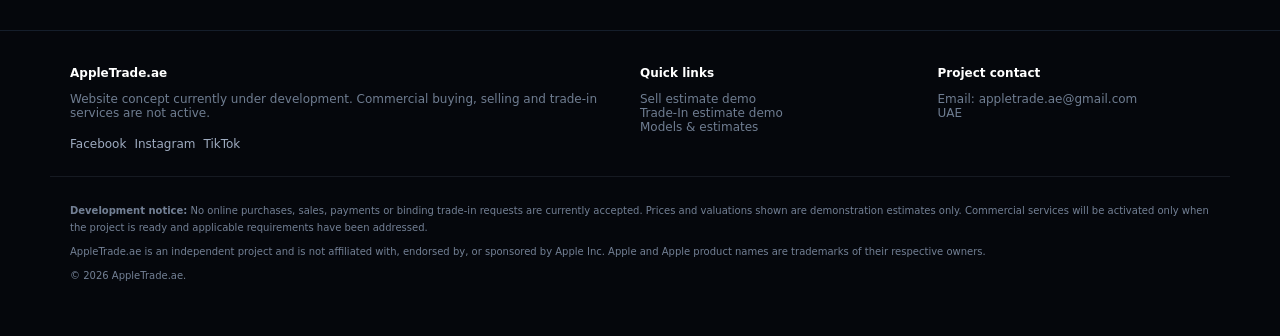
<file: trade.html>
<!doctype html><html lang="en"><head><meta charset="utf-8"><meta name="viewport" content="width=device-width,initial-scale=1"><link rel="stylesheet" href="styles.css"><script src="data.js"></script><script src="common.js"></script><script src="product-images.js?v=20261006-3"></script></head><body><script>
const mode='trade'; let cat='iphone', pickedColor='', pickedCondition='a+', quoteRejected=false;
const INSPECTION={battery:[{id:'b95',name:'95–100%',factor:1},{id:'b90',name:'90–94%',factor:.97},{id:'b85',name:'85–89%',factor:.93},{id:'b80',name:'80–84%',factor:.88},{id:'b79',name:'Below 80%',factor:.78}],screen:[{id:'s0',name:'Excellent',factor:1},{id:'s1',name:'Light scratches',factor:.97},{id:'s2',name:'Heavy scratches',factor:.88},{id:'s3',name:'Cracked / damaged',factor:.70}],body:[{id:'body0',name:'Excellent',factor:1},{id:'body1',name:'Light wear',factor:.97},{id:'body2',name:'Dents / heavy wear',factor:.88},{id:'body3',name:'Major damage',factor:.72}],functions:[{id:'f0',name:'All functions working',factor:1},{id:'f1',name:'Minor issue',factor:.90},{id:'f2',name:'Major function fault',factor:.70}],parts:[{id:'p0',name:'No replacement / Genuine Apple parts',factor:1},{id:'p1',name:'Genuine replacement part',factor:.95},{id:'p2',name:'Unknown / non-genuine part',factor:.84},{id:'p3',name:'Parts warning / unfinished repair',factor:.70}],lock:[{id:'l0',name:'Unlocked / ready to erase',factor:1},{id:'l1',name:'Carrier locked',factor:.96},{id:'l2',name:'Activation Lock / MDM / owner lock',factor:0}],region:[{id:'r0',name:'UAE / GCC version',factor:1},{id:'r1',name:'International version',factor:.98},{id:'r2',name:'US / eSIM-only or region-specific',factor:.96}],accessories:[{id:'a0',name:'Device only',bonus:0},{id:'a1',name:'Box + cable',bonus:25},{id:'a2',name:'Box + original cable + charger',bonus:50}]};
function optionList(id,a,s){document.getElementById(id).innerHTML=a.map(x=>`<option value="${x.id}" ${x.id===s?'selected':''}>${x.name}</option>`).join('')}function selectedModel(){return CATALOG[cat].models[Number(document.getElementById('model').value)]}function colorHex(c){let x=c.toLowerCase();if(x.includes('black'))return'#111827';if(x.includes('white'))return'#f5f5f5';if(x.includes('silver'))return'#d1d5db';if(x.includes('blue')||x.includes('glacier'))return'#8fb8df';if(x.includes('pink')||x.includes('rose'))return'#e9a9b9';if(x.includes('gold'))return'#d7b46a';if(x.includes('purple')||x.includes('lavender'))return'#a78bfa';if(x.includes('green')||x.includes('sage'))return'#94a884';if(x.includes('orange'))return'#f97316';if(x.includes('burgundy'))return'#7f1d3a';return'#94a3b8'}
function buildForm(){document.getElementById('model').innerHTML=CATALOG[cat].models.map((m,i)=>`<option value="${i}">${m.name}</option>`).join('');optionList('battery',INSPECTION.battery,'b90');optionList('screen',INSPECTION.screen,'s0');optionList('body',INSPECTION.body,'body0');optionList('functions',INSPECTION.functions,'f0');optionList('parts',INSPECTION.parts,'p0');optionList('lock',INSPECTION.lock,'l0');optionList('region',INSPECTION.region,'r0');optionList('accessories',INSPECTION.accessories,'a0');updateModel()}
function updateModel(){let m=selectedModel();document.getElementById('display').textContent=m.display;document.getElementById('chip').textContent=m.chip;document.getElementById('colors').innerHTML=m.colors.map((c,i)=>`<button class="color ${i?'':'active'}" onclick="pickColor('${c}',this)"><span class="color-dot" style="background:${colorHex(c)}"></span>${c}</button>`).join('');document.getElementById('storage').innerHTML=m.storage.map((s,i)=>`<option value="${i}">${s}</option>`).join('');let w=document.getElementById('memoryWrap');if(m.memory){w.style.display='block';document.getElementById('memory').innerHTML=m.memory.map(s=>`<option>${s}</option>`).join('')}else w.style.display='none';pickedColor=m.colors[0];document.getElementById('chosenColor').textContent=pickedColor;calculate();if(window.refreshProductPreview)setTimeout(window.refreshProductPreview,0)}
function pickColor(c,b){pickedColor=c;document.querySelectorAll('.color').forEach(x=>x.classList.remove('active'));b.classList.add('active');document.getElementById('chosenColor').textContent=c;calculate();if(window.refreshProductPreview)setTimeout(window.refreshProductPreview,0)}function pickCondition(id,b){pickedCondition=id;document.querySelectorAll('.condition').forEach(x=>x.classList.remove('active'));b.classList.add('active');calculate()}function val(id,a){return a.find(x=>x.id===document.getElementById(id).value)||a[0]}
function calculate(){let m=selectedModel(),idx=Number(document.getElementById('storage').value)||0,cond=CONDITIONS.find(x=>x.id===pickedCondition)||CONDITIONS[0],base=m.base+(idx===0?0:idx===1?140:idx===2?320:520),battery=val('battery',INSPECTION.battery),screen=val('screen',INSPECTION.screen),body=val('body',INSPECTION.body),fn=val('functions',INSPECTION.functions),parts=val('parts',INSPECTION.parts),lock=val('lock',INSPECTION.lock),region=val('region',INSPECTION.region),acc=val('accessories',INSPECTION.accessories);quoteRejected=lock.factor===0;let price=Math.max(0,Math.round((base*cond.factor*battery.factor*screen.factor*body.factor*fn.factor*parts.factor*lock.factor*region.factor+acc.bonus)*1.05));document.getElementById('price').textContent=quoteRejected?'—':money(price);document.getElementById('chosenStorage').textContent=m.storage[idx];document.getElementById('chosenCondition').textContent=cond.name;document.getElementById('breakdown').innerHTML=quoteRejected?'<div class="reject">❌ Activation Lock / MDM / owner lock must be removed first.</div>':`<div class="breakdown-row"><span>Model + storage</span><b>AED ${money(base)}</b></div><div class="breakdown-row"><span>Demo trade-in adjustment</span><b class="green">+5%</b></div><div class="breakdown-row total"><span>Estimated demo value</span><b>AED ${money(price)}</b></div>`}
function initCalc(){let p=new URLSearchParams(location.search);cat=CATALOG[p.get('cat')]?p.get('cat'):'iphone';document.getElementById('catName').textContent=CATALOG[cat].label;buildForm();['battery','screen','body','functions','parts','lock','region','accessories'].forEach(id=>document.getElementById(id).addEventListener('change',calculate))}
shell('trade','AppleTrade.ae — Trade-In Demo',`<main class="container"><section class="page-title"><div class="eyebrow"><span class="dot"></span> TRADE-IN • DEMO ESTIMATE</div><h1>Trade-In your Apple device.</h1><p class="lead">Choose your exact device and condition to preview an estimated trade-in value.</p></section><div class="calc"><div class="card"><div class="form"><div class="field"><label>1. Category</label><div class="grid4"><a class="filter" href="trade.html?cat=iphone">📱 iPhone</a><a class="filter" href="trade.html?cat=ipad">📟 iPad</a><a class="filter" href="trade.html?cat=macbook">💻 Mac</a><a class="filter" href="trade.html?cat=watch">⌚ Watch</a></div></div><div class="field"><label>2. Exact model</label><select id="model" class="select" onchange="updateModel()"></select><p class="muted"><span id="catName"></span> • <span id="display"></span> • <span id="chip"></span></p></div><div class="field"><label>3. Colour / finish</label><div id="colors" class="color-row"></div></div><div class="field"><label>4. Storage / connectivity</label><select id="storage" class="select" onchange="calculate()"></select></div><div class="field" id="memoryWrap" style="display:none"><label>5. Unified memory</label><select id="memory" class="select" onchange="calculate()"></select></div><div class="field"><label>6. Overall condition</label><div class="condition-grid">${CONDITIONS.map((c,i)=>`<button class="condition ${i?'':'active'}" onclick="pickCondition('${c.id}',this)"><b>${c.name}</b><small>${c.desc}</small></button>`).join('')}</div></div><div class="field"><label>7. Detailed inspection</label><div class="inspection-grid">${[['battery','Battery health'],['screen','Screen'],['body','Body / frame / back'],['functions','Functions'],['parts','Parts & service history'],['lock','Activation / MDM / lock'],['region','Region / SIM'],['accessories','Box & accessories']].map(x=>`<div class="check-group"><label>${x[1]}</label><select id="${x[0]}"></select></div>`).join('')}</div></div></div></div><aside class="quote"><div class="eyebrow">Estimated demo trade-in value</div><div class="amount">AED <span id="price">0</span></div><p class="muted">Estimate only — not a guaranteed or binding offer. Any future exact value would require physical inspection and diagnostics.</p><div class="breakdown" id="breakdown"></div><div style="text-align:left;margin:18px 0;font-size:11px;color:#9aa7b7;line-height:1.8">Colour: <b id="chosenColor" style="color:#fff"></b><br>Storage: <b id="chosenStorage" style="color:#fff"></b><br>Condition: <b id="chosenCondition" style="color:#fff"></b></div><button class="whatsapp" onclick="sendQuote()">Review Estimate Notice • Demo Only</button><div class="notice">Development demo • No sale, purchase or trade-in request is accepted.</div></aside></div></main>`);initCalc();
</script><script src="enhancements.js?v=20261006-3"></script></body></html>
</file>
<file: styles.css>
:root{--bg:#05070c;--panel:#0c131f;--line:#1e2a3a;--text:#f6f8fb;--muted:#8d9aac;--blue:#3b82f6;--blue2:#60a5fa;--green:#22c55e;--max:1180px}
*{box-sizing:border-box}html{scroll-behavior:smooth}body{margin:0;background:radial-gradient(circle at 85% -10%,rgba(59,130,246,.15),transparent 32rem),radial-gradient(circle at -10% 35%,rgba(99,102,241,.08),transparent 28rem),var(--bg);color:var(--text);font-family:Inter,ui-sans-serif,system-ui,-apple-system,BlinkMacSystemFont,"Segoe UI",sans-serif}a{color:inherit;text-decoration:none}
.container{max-width:var(--max);margin:auto;padding:0 20px}.nav{position:sticky;top:0;z-index:100;background:rgba(5,7,12,.8);backdrop-filter:blur(18px);border-bottom:1px solid rgba(255,255,255,.07)}.nav-in{height:72px;display:flex;align-items:center;justify-content:space-between;gap:18px}.brand{display:flex;align-items:center;gap:10px;font-weight:900;font-size:20px;letter-spacing:-.03em}.brand img{width:48px;height:40px;object-fit:contain}.brand>span>span{color:var(--blue2)}.navlinks{display:flex;gap:5px;align-items:center}.navlinks a{padding:10px 12px;color:#b7c0ce;font-size:13px;font-weight:750;border-radius:12px}.navlinks a:hover,.navlinks a.active{background:#111a29;color:#fff}.nav-cta{background:var(--blue)!important;color:#fff!important}.menu{display:none;background:none;border:1px solid var(--line);color:#fff;border-radius:11px;padding:9px 11px}
.hero{padding:76px 0 42px}.hero-grid{display:grid;grid-template-columns:1.12fr .88fr;gap:30px;align-items:center}.eyebrow{display:inline-flex;gap:8px;align-items:center;border:1px solid rgba(96,165,250,.25);background:rgba(59,130,246,.08);color:#9ecbff;padding:8px 11px;border-radius:999px;font-size:10px;font-weight:900;text-transform:uppercase;letter-spacing:.12em}.dot{width:7px;height:7px;background:var(--green);border-radius:50%;box-shadow:0 0 12px var(--green)}h1{font-size:clamp(42px,6vw,72px);line-height:.98;letter-spacing:-.055em;margin:18px 0}h1 em{font-style:normal;color:transparent;background:linear-gradient(90deg,#60a5fa,#a78bfa);-webkit-background-clip:text;background-clip:text}.lead{font-size:17px;line-height:1.75;color:#aab4c3;max-width:680px}.actions{display:flex;gap:12px;flex-wrap:wrap;margin-top:28px}.btn{border:0;border-radius:14px;padding:13px 17px;font-weight:850;font-size:13px;cursor:pointer;display:inline-flex;align-items:center;justify-content:center;gap:8px}.btn-primary{background:var(--blue);color:#fff}.btn-primary:hover{background:#2563eb}.btn-secondary{background:#111827;border:1px solid var(--line);color:#fff}
.hero-card{min-height:370px;border:1px solid rgba(255,255,255,.08);border-radius:30px;background:linear-gradient(145deg,#101b2d,#070a10);position:relative;overflow:hidden;padding:28px;display:flex;align-items:flex-end}.hero-card:before{content:"";position:absolute;width:300px;height:300px;background:rgba(59,130,246,.18);filter:blur(55px);right:-70px;top:-70px;border-radius:50%}.logo-large{width:90%;max-width:450px;position:absolute;left:5%;top:22%;opacity:.96}.hero-card-bottom{position:relative;z-index:2;display:grid;grid-template-columns:repeat(3,1fr);gap:8px;width:100%}.mini{background:rgba(5,7,12,.75);border:1px solid rgba(255,255,255,.07);padding:13px;border-radius:15px}.mini b{display:block;font-size:14px}.mini small{color:#7f8b9d;font-size:10px}
.section{padding:54px 0}.section-head{display:flex;align-items:end;justify-content:space-between;gap:20px;margin-bottom:22px}.section-head h2{margin:0;font-size:30px;letter-spacing:-.035em}.section-head p{color:var(--muted);margin:7px 0 0;max-width:650px;line-height:1.6}.grid4{display:grid;grid-template-columns:repeat(4,1fr);gap:14px}.grid3{display:grid;grid-template-columns:repeat(3,1fr);gap:16px}.grid2{display:grid;grid-template-columns:repeat(2,1fr);gap:16px}.card{background:rgba(13,19,30,.8);border:1px solid rgba(255,255,255,.07);border-radius:22px;padding:22px}.device-card{min-height:170px;transition:.2s}.device-card:hover{transform:translateY(-4px);border-color:rgba(59,130,246,.45)}.icon{font-size:38px;margin-bottom:14px}.device-card h3{margin:0 0 7px}.muted{color:var(--muted);line-height:1.55;font-size:13px}.pill{display:inline-block;border:1px solid var(--line);border-radius:999px;padding:5px 9px;color:#aab4c3;font-size:10px;font-weight:800;margin:3px 3px 0 0}.stepnum{width:31px;height:31px;border-radius:10px;background:rgba(59,130,246,.15);border:1px solid rgba(59,130,246,.3);display:grid;place-items:center;color:#93c5fd;font-weight:900;margin-bottom:15px}.band{padding:25px;border-radius:24px;border:1px solid rgba(59,130,246,.2);background:linear-gradient(120deg,rgba(30,64,175,.22),rgba(17,24,39,.5));display:flex;align-items:center;justify-content:space-between;gap:20px}.band h3{margin:0 0 7px}.band p{margin:0;color:#aab4c3;font-size:13px}
.page-title{padding:55px 0 30px}.page-title h1{font-size:48px;margin:10px 0}.page-title p{max-width:700px}.filters{display:flex;gap:8px;flex-wrap:wrap;margin-bottom:18px}.filter{border:1px solid var(--line);background:#0c1320;color:#aeb9c8;border-radius:999px;padding:9px 13px;font-weight:800;font-size:12px;cursor:pointer}.filter.active{background:#1d4ed8;border-color:#3b82f6;color:#fff}
.table-wrap{overflow:auto;border:1px solid rgba(255,255,255,.07);border-radius:18px}.table{width:100%;border-collapse:collapse;min-width:760px}.table th,.table td{text-align:left;padding:14px 15px;border-bottom:1px solid #172131;font-size:12px;vertical-align:top}.table th{color:#8ea0b5;text-transform:uppercase;letter-spacing:.08em;font-size:10px;background:#0a101a}.table tr:last-child td{border-bottom:0}
.calc{display:grid;grid-template-columns:1.35fr .65fr;gap:18px;align-items:start}.form{display:grid;gap:15px}.field label{display:block;color:#a8b3c2;text-transform:uppercase;letter-spacing:.08em;font-size:10px;font-weight:900;margin-bottom:7px}.select,.input{width:100%;padding:13px 14px;background:#080d15;color:#fff;border:1px solid #253247;border-radius:13px;outline:none}.select:focus,.input:focus{border-color:#3b82f6}.quote{position:sticky;top:94px;background:linear-gradient(160deg,#0f1b30,#0a0f18);border:1px solid rgba(59,130,246,.25);border-top:2px solid #3b82f6;border-radius:22px;padding:25px;text-align:center}.quote .amount{font-size:42px;font-weight:950;letter-spacing:-.05em;margin:8px 0}.quote .currency{color:#9aa7b7;font-weight:800}.whatsapp{background:#16a34a;color:#fff;width:100%;border:0;border-radius:13px;padding:14px;font-weight:900;cursor:pointer}.notice{font-size:11px;color:#66758a;line-height:1.55;margin-top:12px}.condition-grid{display:grid;grid-template-columns:repeat(4,1fr);gap:10px}.condition{padding:14px;border:1px solid var(--line);border-radius:15px;background:#0b121e;color:#fff;cursor:pointer;text-align:left}.condition.active{border-color:#3b82f6;background:rgba(37,99,235,.12)}.condition b{font-size:12px}.condition small{display:block;color:#738196;margin-top:4px;line-height:1.4}.color-row{display:flex;flex-wrap:wrap;gap:8px}.color{border:1px solid #334155;background:#0d1521;color:#dbe5f0;border-radius:999px;padding:8px 11px;font-size:11px;font-weight:800;cursor:pointer}.color.active{border-color:#60a5fa;box-shadow:0 0 0 2px rgba(59,130,246,.15)}.color-dot{display:inline-block;width:10px;height:10px;border-radius:50%;margin-right:6px;border:1px solid rgba(255,255,255,.35);vertical-align:-1px}.footer{border-top:1px solid #151e2b;margin-top:55px;padding:35px 0 45px;color:#6f7d91;font-size:12px}.footer-grid{display:grid;grid-template-columns:2fr 1fr 1fr;gap:25px}.footer strong{color:#fff}.social a{display:inline-block;margin:5px 8px 0 0;color:#9eabc0}.float-wa{position:fixed;right:18px;bottom:18px;width:54px;height:54px;border-radius:50%;background:#16a34a;display:grid;place-items:center;font-size:24px;box-shadow:0 15px 30px rgba(0,0,0,.35);z-index:90}
@media(max-width:900px){.hero-grid,.calc{grid-template-columns:1fr}.grid4{grid-template-columns:repeat(2,1fr)}.grid3{grid-template-columns:1fr 1fr}.quote{position:static}.navlinks{display:none}.menu{display:block}.navlinks.open{display:flex;position:absolute;top:72px;left:0;right:0;background:#070b12;border-bottom:1px solid var(--line);padding:10px 20px;flex-direction:column;align-items:stretch}.navlinks.open a{text-align:center}}
@media(max-width:620px){.grid4,.grid3,.grid2,.condition-grid{grid-template-columns:1fr}.hero{padding-top:50px}.hero-card{min-height:310px}.hero-card-bottom{grid-template-columns:1fr}.logo-large{top:17%;width:95%}.page-title h1{font-size:40px}.band{align-items:flex-start;flex-direction:column}.footer-grid{grid-template-columns:1fr}.nav-in{height:64px}}

.inspect-group{border-top:1px solid #172131;padding-top:17px;margin-top:4px}.inspect-group h4{margin:0 0 10px;font-size:11px;text-transform:uppercase;letter-spacing:.08em;color:#9eacc0}.inspect-grid{display:grid;grid-template-columns:repeat(2,1fr);gap:8px}.check{display:flex;gap:10px;align-items:flex-start;padding:11px;border:1px solid #1d2939;background:#090f18;border-radius:13px;cursor:pointer}.check:hover{border-color:#30425b}.check input{margin-top:3px;accent-color:#3b82f6}.check b{display:block;font-size:11px;line-height:1.35}.check small{display:block;color:#6f7f94;margin-top:3px;font-size:10px}.check.danger{border-color:#4a2528}.check.danger input{accent-color:#ef4444}.summary-box{display:grid;grid-template-columns:1fr 1fr;gap:8px;text-align:left;margin:16px 0}.summary-box>div{background:#080e17;border:1px solid #172131;border-radius:12px;padding:10px}.summary-box small{display:block;color:#718095;font-size:9px;text-transform:uppercase;letter-spacing:.07em}.summary-box b{font-size:12px}@media(max-width:620px){.inspect-grid{grid-template-columns:1fr}}

/* Advanced inspection controls */
.inspection-grid{display:grid;grid-template-columns:repeat(2,1fr);gap:13px}.check-group{border:1px solid var(--line);border-radius:16px;padding:14px;background:#090f18}.check-group label{display:block;color:#a8b3c2;text-transform:uppercase;letter-spacing:.07em;font-size:9px;font-weight:900;margin-bottom:7px}.check-group select{width:100%;padding:11px 12px;background:#070c13;color:#fff;border:1px solid #253247;border-radius:11px}.breakdown{display:grid;gap:7px;text-align:left;margin:18px 0}.breakdown-row{display:flex;justify-content:space-between;gap:10px;color:#98a5b6;font-size:11px}.breakdown-row b{color:#fff}.breakdown-row.total{border-top:1px solid #243144;padding-top:10px;margin-top:3px;font-size:12px}.red{color:#fca5a5!important}.green{color:#86efac!important}.warn{border:1px solid rgba(245,158,11,.22);background:rgba(245,158,11,.07);color:#fcd34d;border-radius:13px;padding:11px;font-size:11px;line-height:1.5}.reject{border:1px solid rgba(239,68,68,.3);background:rgba(127,29,29,.14);color:#fca5a5;border-radius:13px;padding:12px;font-size:11px;line-height:1.5}.small-note{font-size:10px;color:#64748b;line-height:1.5;margin-top:7px}@media(max-width:620px){.inspection-grid{grid-template-columns:1fr}}
/* Apple-retail-inspired 2026 refresh — original AppleTrade.ae design, not a copy of any retailer site. */
.brand-mark{width:38px;height:38px;border-radius:12px;display:grid;place-items:center;background:linear-gradient(145deg,#2563eb,#7c3aed);font-size:12px;font-weight:950;letter-spacing:-.06em;box-shadow:0 8px 24px rgba(37,99,235,.25)}
.top-banner{background:#f5f5f7;color:#111827;text-align:center;padding:9px 0;font-size:12px;font-weight:750}.top-banner span{color:#d45b00;margin-right:7px}
.hero-modern{padding:54px 0 70px;background:linear-gradient(180deg,rgba(255,255,255,.02),transparent)}.hero-copy h1{max-width:720px}.trust-row{display:flex;gap:16px;flex-wrap:wrap;margin-top:22px;color:#7f8da0;font-size:11px;font-weight:800}.hero-product{min-height:500px;border-radius:34px;background:radial-gradient(circle at 50% 28%,rgba(145,39,68,.55),transparent 31%),linear-gradient(160deg,#11151d,#050608 72%);position:relative;overflow:hidden;border:1px solid rgba(255,255,255,.09);display:flex;align-items:flex-end;justify-content:center}.hero-product-copy{position:absolute;top:34px;left:34px;z-index:3;display:grid;gap:5px}.hero-product-copy small{color:#ff8b55;font-weight:900;letter-spacing:.14em}.hero-product-copy strong{font-size:28px}.hero-product-copy span{font-size:40px;font-weight:950;letter-spacing:-.05em}.hero-product-copy b{font-size:15px;margin-top:10px}.hero-product-copy em{font-style:normal;color:#a5afbd;font-size:11px}.hero-phone{width:255px;height:390px;border-radius:45px 45px 20px 20px;background:linear-gradient(145deg,#8e3c52,#37101c 65%,#17070c);transform:rotate(-8deg) translateY(28px);box-shadow:-25px 35px 70px rgba(0,0,0,.65),inset 0 0 0 2px rgba(255,255,255,.1);position:relative}.hero-phone:before{content:"";position:absolute;left:14px;top:18px;width:130px;height:140px;border-radius:32px;background:rgba(24,13,18,.8);box-shadow:inset 0 0 0 1px rgba(255,255,255,.07)}.camera{position:absolute;width:45px;height:45px;border-radius:50%;background:radial-gradient(circle at 35% 35%,#76829a 0 8%,#10151f 10% 52%,#030406 55%);border:3px solid #5a2634;z-index:2}.c1{left:29px;top:31px}.c2{left:84px;top:84px}.c3{left:29px;top:91px}.flash{position:absolute;left:94px;top:38px;width:18px;height:18px;border-radius:50%;background:#d9c8a7;z-index:2}.latest-section{padding-top:30px}.latest-grid{display:grid;grid-template-columns:repeat(4,1fr);gap:14px}.latest-card{border:1px solid rgba(255,255,255,.08);border-radius:24px;background:linear-gradient(180deg,#0e1520,#090d14);padding:18px;min-height:360px;overflow:hidden;transition:.2s}.latest-card:hover{transform:translateY(-4px);border-color:rgba(96,165,250,.4)}.latest-top{display:flex;justify-content:space-between;gap:8px;align-items:center}.new-badge,.mini-badge{font-size:9px;font-weight:950;letter-spacing:.08em;color:#f7b58e;background:rgba(234,88,12,.1);border:1px solid rgba(234,88,12,.22);padding:5px 7px;border-radius:999px}.retail{font-size:9px;color:#6e7c90}.device-visual{height:140px;margin:16px -4px 14px;border-radius:18px;background:radial-gradient(circle at 50% 55%,rgba(96,165,250,.2),transparent 55%),linear-gradient(145deg,#161f2d,#070a0f);display:grid;place-items:center;position:relative;overflow:hidden}.device-visual span{font-size:34px;font-weight:950;letter-spacing:-.06em;color:#dce8f7;z-index:2}.device-visual:after{content:"";position:absolute;width:110px;height:170px;border-radius:28px;background:linear-gradient(145deg,#364152,#0c1118);transform:rotate(12deg);right:30px;bottom:-50px;opacity:.75}.device-visual.fold:after{width:145px;transform:rotate(0);border-radius:24px}.latest-card h3{margin:0 0 4px;font-size:18px}.latest-card p{color:#748196;font-size:11px;margin:0 0 15px}.price-row{display:grid;grid-template-columns:1fr 1fr;gap:8px}.price-row div{background:#070c13;border:1px solid #172233;border-radius:12px;padding:9px}.price-row small{display:block;color:#68768a;font-size:9px}.price-row b{font-size:12px}.card-link,.text-link{display:inline-block;margin-top:15px;color:#7db7ff;font-size:11px;font-weight:900}.light-section{background:#f4f5f7;color:#111827}.light-section .eyebrow{background:#fff;color:#536071;border-color:#dce1e8}.light-section h2{color:#10131a}.light-section .section-head p{color:#596678}.range-grid{display:grid;grid-template-columns:repeat(4,1fr);gap:12px}.range-card{background:#fff;border:1px solid #dfe3e8;border-radius:18px;padding:20px;min-height:145px;box-shadow:0 8px 28px rgba(0,0,0,.05)}.range-card b{display:block;font-size:17px;margin-bottom:10px}.range-card span{display:block;color:#667487;font-size:11px;line-height:1.55}.service-card{border:1px solid rgba(255,255,255,.08);border-radius:24px;padding:28px;background:linear-gradient(150deg,#0e1724,#090d14);min-height:230px}.service-card.featured{border-color:rgba(59,130,246,.35);background:linear-gradient(150deg,#10244a,#090d14)}.service-icon{width:45px;height:45px;border-radius:14px;background:#111c2d;display:grid;place-items:center;color:#8dbdff;font-size:13px;font-weight:950;margin-bottom:20px}.service-card h3{font-size:22px;margin:0 0 9px}.service-card p{color:#8d9aac;font-size:13px;line-height:1.65;max-width:620px}.service-card span{color:#7db7ff;font-size:12px;font-weight:900}.feature-card b{color:#4f8df7;font-size:10px}.feature-card h3{margin:16px 0 7px}.feature-card p{margin:0;color:#8290a3;font-size:12px;line-height:1.55}.small-btn{display:inline-block;border:1px solid #26364c;border-radius:9px;padding:6px 9px;color:#9ecbff;font-size:10px;font-weight:900}.wide-table{min-width:1200px}.wide-table th,.wide-table td{font-size:11px}.wide-table th{position:sticky;top:0;z-index:2}.wide-table td:nth-child(5),.wide-table td:nth-child(6){white-space:nowrap}
@media(max-width:1000px){.latest-grid,.range-grid{grid-template-columns:repeat(2,1fr)}.hero-product{min-height:430px}.hero-phone{height:330px;width:215px}}
@media(max-width:620px){.latest-grid,.range-grid{grid-template-columns:1fr}.hero-modern{padding-top:38px}.hero-product{min-height:420px;margin-top:8px}.hero-product-copy{left:22px;top:22px}.hero-product-copy span{font-size:32px}.hero-phone{height:300px;width:195px}.top-banner{font-size:10px}.trust-row{gap:9px}.price-row{grid-template-columns:1fr}}
</file>
<file: product-photos.css>
.home-product-photo,.product-preview-media{display:grid;place-items:center;position:relative;isolation:isolate;overflow:hidden}
.home-product-photo{z-index:1}
.home-product-photo::before,.product-preview-media::before{content:"";position:absolute;inset:12%;z-index:-1;border-radius:50%;background:radial-gradient(circle,rgba(96,165,250,.16),transparent 67%);filter:blur(8px)}
.home-product-photo img,.product-preview-media img{display:block;max-width:100%;max-height:100%;width:100%;height:100%;object-fit:contain;object-position:center;filter:drop-shadow(0 20px 26px rgba(0,0,0,.42));transition:opacity .18s ease,transform .2s ease}
.home-product-photo img[hidden],.product-preview-media img[hidden]{display:none!important}
.home-product-photo img.product-photo-loading,.product-preview-media img.product-photo-loading{opacity:0;transform:scale(.985)}
.hero-photo{position:absolute;inset:220px 24px 18px;z-index:1;padding:0 12px}
.card-photo{height:190px;margin:14px 0 16px;padding:8px;border-radius:20px;background:radial-gradient(circle at 50% 48%,rgba(96,165,250,.18),transparent 60%),linear-gradient(145deg,rgba(30,41,59,.72),rgba(4,8,15,.72));border:1px solid rgba(148,163,184,.09)}
.product-photo-fallback{position:absolute;inset:18px;display:grid;place-content:center;gap:5px;padding:18px;text-align:center;border:1px dashed rgba(148,163,184,.38);border-radius:16px;background:linear-gradient(145deg,rgba(15,23,42,.88),rgba(4,8,15,.88));color:#dce7f5}
.product-photo-fallback[hidden]{display:none!important}
.product-photo-fallback strong{font-size:15px;line-height:1.25}.product-photo-fallback span{color:#9cacbf;font-size:11px;line-height:1.45}
.product-preview{grid-template-columns:minmax(240px,.78fr) minmax(0,1.22fr)!important;gap:28px!important;padding:24px!important}
.product-preview-media{min-height:270px;padding:16px;border-radius:20px;background:radial-gradient(circle at 50% 42%,rgba(59,130,246,.17),transparent 62%),linear-gradient(145deg,#111c2e,#080d15);border:1px solid rgba(148,163,184,.12)}
.product-preview-media::before{inset:8%;background:radial-gradient(circle,rgba(96,165,250,.22),transparent 66%)}
.product-preview-copy{min-width:0}.product-preview h3{font-size:clamp(24px,3vw,32px)!important;line-height:1.05;margin:14px 0 18px!important;letter-spacing:-.035em}
.product-preview-specs{display:grid;grid-template-columns:repeat(2,minmax(0,1fr));gap:9px;margin:0 0 14px}.product-preview-specs span{min-width:0;padding:10px 12px;border-radius:13px;border:1px solid rgba(148,163,184,.14);background:rgba(2,6,23,.38)}
.product-preview-specs small{display:block;color:#7f90a5;font-size:9px;font-weight:900;letter-spacing:.09em}.product-preview-specs b{display:block;overflow:hidden;text-overflow:ellipsis;white-space:nowrap;margin-top:4px;color:#f1f5f9;font-size:12px}
.product-preview p{max-width:42ch!important;color:#aebdce!important}
/* Apple Compare photography is a genuine product packshot, delivered as a
   pale-background JPEG.  Give it a deliberate neutral display stage so the
   source background reads as part of the design rather than as a raw white
   rectangle on the dark site. */
.home-product-photo:has(img[data-product-image-kind="compare"]),.product-preview-media:has(img[data-product-image-kind="compare"]){background:linear-gradient(145deg,#f9fafb,#e9eef5)!important;border-color:rgba(255,255,255,.5)}
.home-product-photo:has(img[data-product-image-kind="compare"])::before,.product-preview-media:has(img[data-product-image-kind="compare"])::before{display:none}
.home-product-photo:has(img[data-product-image-kind="compare"]) img,.product-preview-media:has(img[data-product-image-kind="compare"]) img{filter:drop-shadow(0 16px 20px rgba(15,23,42,.22))}
.hero-photo:has(img[data-product-image-kind="compare"]),.card-photo:has(img[data-product-image-kind="compare"]){box-shadow:0 16px 35px rgba(0,0,0,.24)}
@media(max-width:900px){.hero-photo{inset:205px 30px 18px}.card-photo{height:205px}.product-preview{grid-template-columns:1fr!important}.product-preview-media{min-height:300px}}
@media(max-width:620px){.hero-photo{inset:200px 8px 12px;padding:0}.card-photo{height:215px}.product-preview{padding:18px!important;text-align:left!important}.product-preview-media{min-height:280px}.product-preview-specs{grid-template-columns:1fr 1fr}.product-photo-fallback{inset:12px}}
</file>
